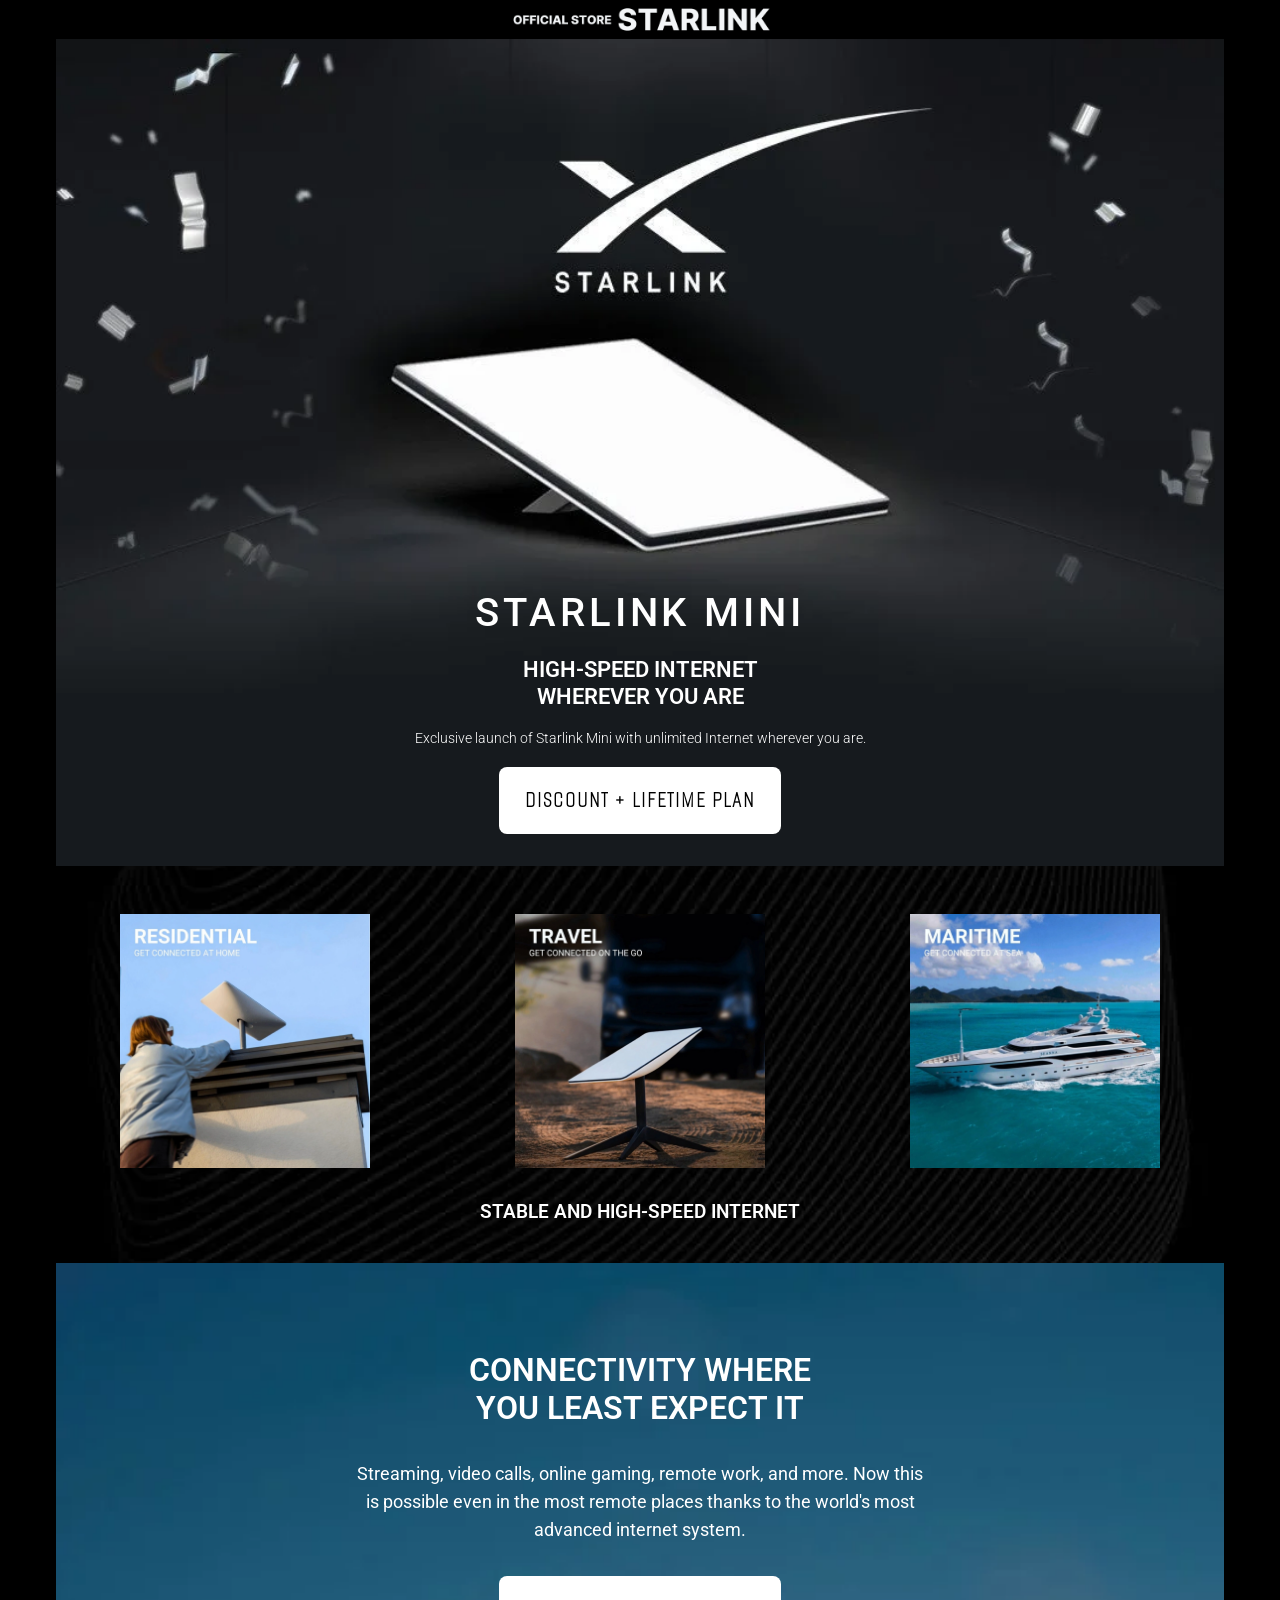
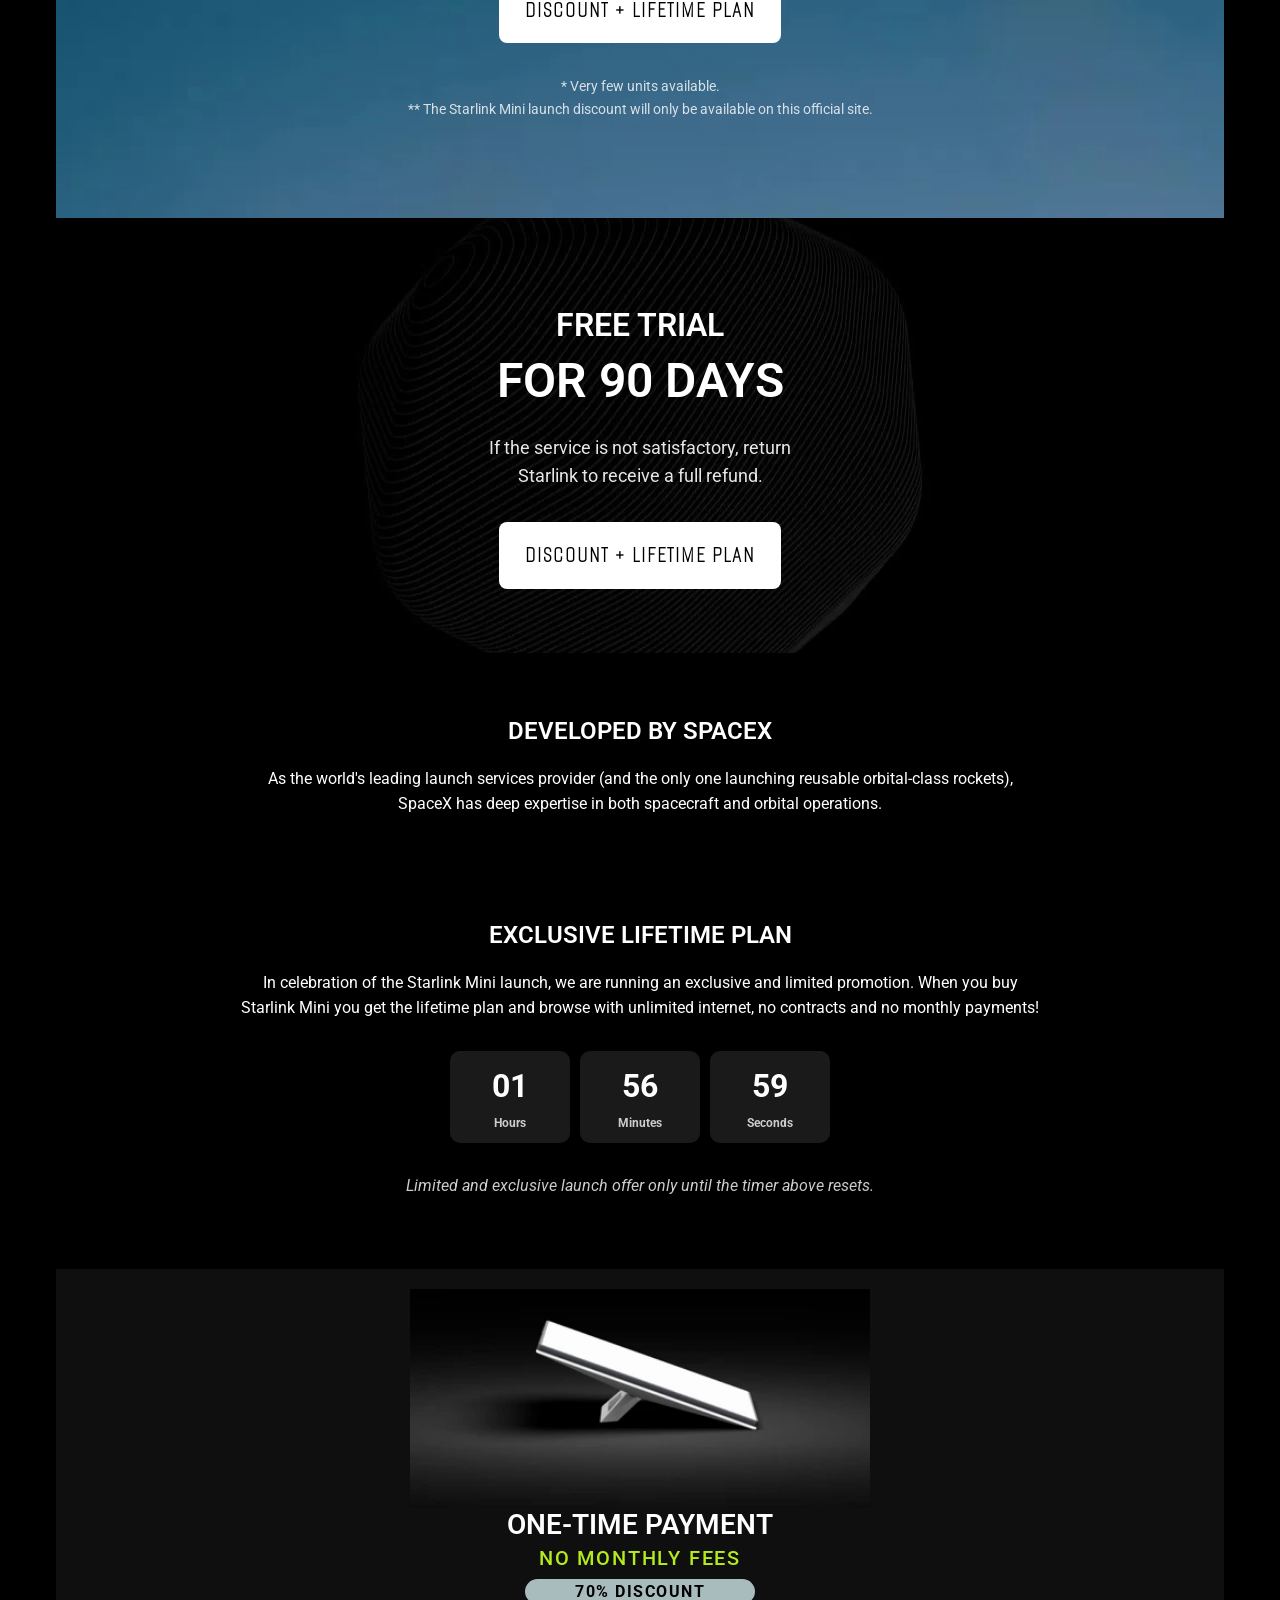
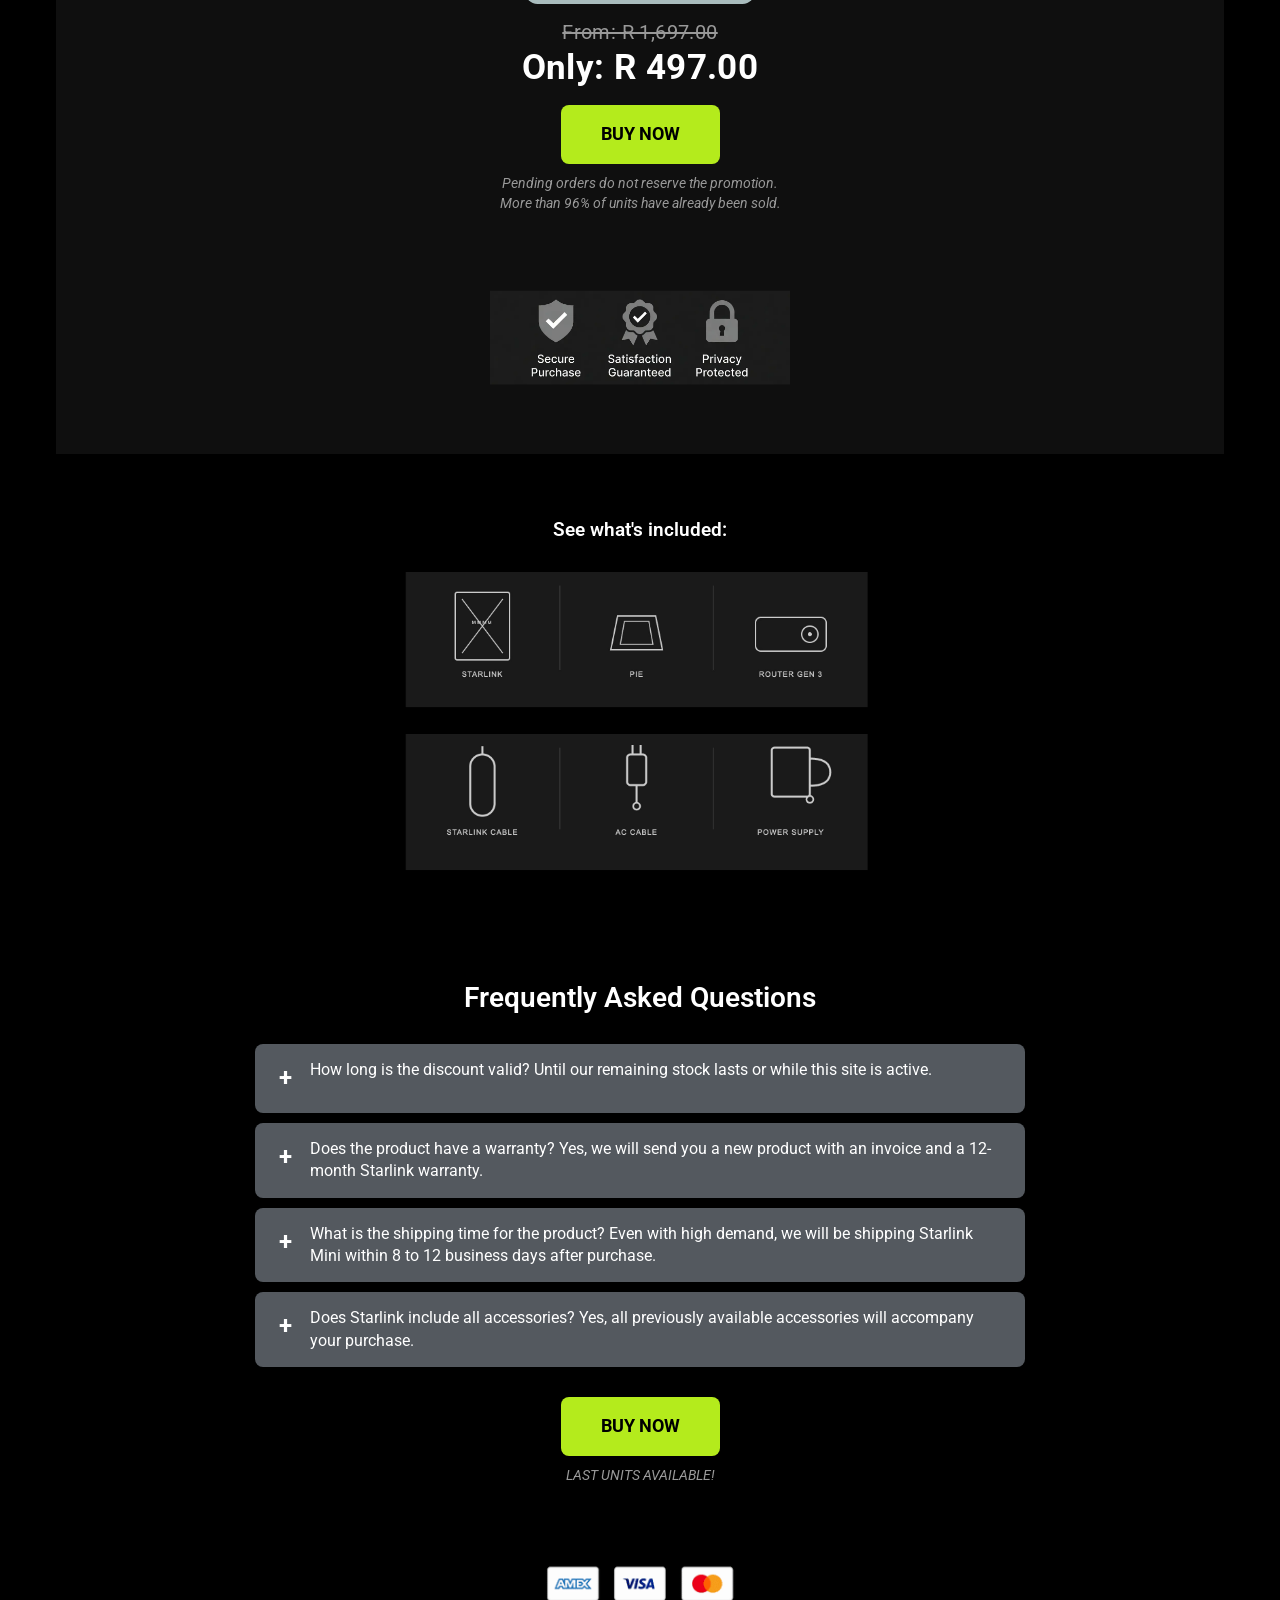
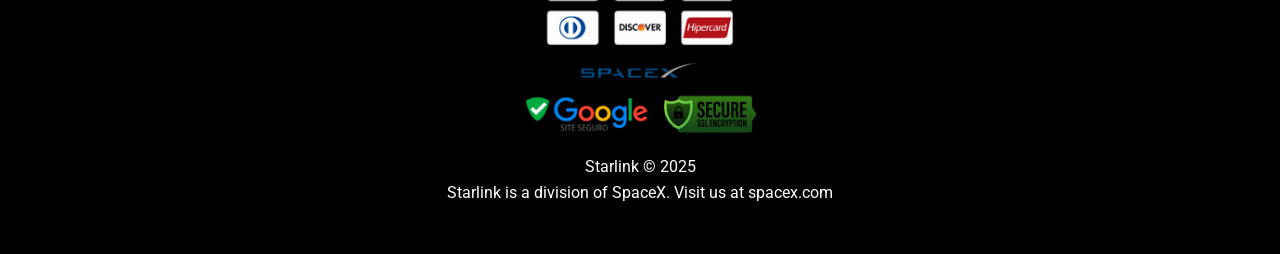
<file: index.html>
<!DOCTYPE html><html lang="en"><head>
	<meta charset="UTF-8">
	<title>Star Mini Global</title>
	<meta name="viewport" content="width=device-width, initial-scale=1">
	<meta name="description" content="Starlink Mini - High-speed satellite internet wherever you are. Lifetime plan with no monthly fee.">
	<meta name="robots" content="index, follow">
	<meta name="theme-color" content="#000000">

	<!-- Preload critical resources -->
	<link rel="preload" href="css/styles.css" as="style">
	<link rel="preload" href="images/background_top.webp" as="image">
	<link rel="preload" href="images/antena.webp" as="image">
	<link rel="preload" href="https://fonts.googleapis.com/css2?family=Roboto:wght@300;400;500;700&display=swap" as="style">

	<!-- Styles -->
	<link rel="stylesheet" href="css/styles.css">
	<link rel="preconnect" href="https://fonts.googleapis.com">
	<link rel="preconnect" href="https://fonts.gstatic.com" crossorigin="">
	<link href="https://fonts.googleapis.com/css2?family=Roboto:wght@300;400;500;700&display=swap" rel="stylesheet">
	<link href="https://fonts.googleapis.com/css2?family=Alumni+Sans+Pinstripe&display=swap" rel="stylesheet">

	<!-- UTMify -->
    <script src="js/latest.js" data-utmify-prevent-xcod-sck="" data-utmify-prevent-subids="" async="" defer=""></script>

    <!-- UTMify Pixel -->
<script>
  window.pixelId = "686c9d587136bf7d0b3ffb31";
  var a = document.createElement("script");
  a.setAttribute("async", "");
  a.setAttribute("defer", "");
  a.setAttribute("src", "https://cdn.utmify.com.br/scripts/pixel/pixel.js");
  document.head.appendChild(a);
</script>

	<!-- Google tag (gtag.js) -->
	<script async="" src="https://www.googletagmanager.com/gtag/js?id=G-XTTL6RJZ2K"></script>
	<script>
		window.dataLayer = window.dataLayer || [];
		function gtag() { dataLayer.push(arguments); }
		gtag('js', new Date());

		gtag('config', 'G-XTTL6RJZ2K');
	</script>

	<!-- Clarity -->
	<script type="text/javascript">
		(function (c, l, a, r, i, t, y) {
			c[a] = c[a] || function () { (c[a].q = c[a].q || []).push(arguments) };
			t = l.createElement(r); t.async = 1; t.src = "https://www.clarity.ms/tag/" + i;
			y = l.getElementsByTagName(r)[0]; y.parentNode.insertBefore(t, y);
		})(window, document, "clarity", "script", "qf5sz4pb9p");
	</script>

</head>

<body class="starlink-page">
	<div class="container">
		<img src="images/TIENDA.webp" alt="Starlink Mini" class="logo" width="272" height="auto">

		<!-- Header -->
		<header class="header">
			<h1>STARLINK MINI</h1>
			<h2>HIGH-SPEED INTERNET<br>WHEREVER YOU ARE</h2>
			<p class="subtitle">Exclusive launch of Starlink Mini with unlimited Internet wherever you are.
			</p>
			<a href="#valor" class="cta-button">DISCOUNT + LIFETIME PLAN</a>
		</header>

		<!-- Benefits -->
		<section class="benefits">
			<div class="benefit-grid">
				<div class="benefit-item">
					<img src="images/1.webp" alt="Benefit 1" loading="lazy" width="250" height="auto">
				</div>
				<div class="benefit-item">
					<img src="images/2.webp" alt="Benefit 2" loading="lazy" width="250" height="auto">
				</div>
				<div class="benefit-item">
					<img src="images/3.webp" alt="Benefit 3" loading="lazy" width="250" height="auto">
				</div>
			</div>
			<h2>STABLE AND HIGH-SPEED INTERNET</h2>
		</section>

		<section class="conectivity">
			<div class="conectivity-content">
				<h2>CONNECTIVITY WHERE<br>YOU LEAST EXPECT IT</h2>
				<p>Streaming, video calls, online gaming, remote work, and more. Now this is possible even
					in the most remote places thanks to the world's most advanced internet system.</p>
				<a href="#valor" class="cta-button">DISCOUNT + LIFETIME PLAN</a>
				<div class="conectivity-spacer"></div>
				<p class="disclaimer">* Very few units available.<br>** The Starlink Mini launch discount will only be available on this official site.</p>
			</div>
		</section>

		<section class="trial">
			<div class="trial-content">
				<h2>FREE TRIAL<br><span class="highlight">FOR 90 DAYS</span></h2>
				<p>If the service is not satisfactory, return<br>Starlink to receive a full refund.</p>
				<a href="#valor" class="cta-button">DISCOUNT + LIFETIME PLAN</a>
			</div>
		</section>

		<!-- SpaceX Section -->
		<section class="spacex-section">
			<div class="spacex-content">
				<h2>DEVELOPED BY SPACEX</h2>
				<p>As the world's leading launch services provider (and the only one launching reusable
					orbital-class rockets), SpaceX has deep expertise in both spacecraft
					and orbital operations.</p>
			</div>
		</section>

		<!-- Exclusive Offer Section -->
		<section class="exclusive-offer">
			<div class="offer-content">
				<h2>EXCLUSIVE LIFETIME PLAN</h2>
				<p>In celebration of the Starlink Mini launch, we are running an exclusive and
					limited promotion. When you buy Starlink Mini you get the lifetime plan and browse with unlimited internet, no
					contracts and no monthly payments!</p>
				<div class="countdown">
					<div class="countdown-item">
						<span id="hours">01</span>
						<span class="label">Hours</span>
					</div>
					<div class="countdown-item">
						<span id="minutes">57</span>
						<span class="label">Minutes</span>
					</div>
					<div class="countdown-item">
						<span id="seconds">00</span>
						<span class="label">Seconds</span>
					</div>
				</div>
				<p class="offer-note">Limited and exclusive launch offer only until the timer above resets.</p>
			</div>
		</section>

		<!-- One-Time Price Section -->
		<section id="valor" class="price-section">
			<div class="price-content">
				<img src="images/antena.webp" alt="Starlink Antenna" class="price-image" loading="lazy">
				<h2>ONE-TIME PAYMENT</h2>
				<p class="no-fees">NO MONTHLY FEES</p>
				<div class="discount-badge">70% DISCOUNT</div>
				<div class="price-info">
					<p class="original-price">From: R 1,697.00</p>
					<p class="final-price">Only: R 497.00</p>
				</div>
				<!-- <p class="extra-discount">+ 3.5% DISCOUNT ON YOUR FIRST PURCHASE*</p> -->
				<!-- Change to checkout link -->
				<a href="https://zuckpay.com.br/checkout/teste-1" class="buy-button pulse">BUY NOW</a>
				<p class="stock-info">Pending orders do not reserve the promotion.<br>More than 96% of units
					have already been sold.</p>
				<img src="images/Checkout-Seguro.webp" alt="Secure Checkout" class="checkout-secure-img" loading="lazy">
			</div>
		</section>

		<!-- What's Included Section -->
		<section class="included-section">
			<div class="included-content">
				<h2>See what's included:</h2>
				<div class="included-items">
					<div class="included-item">
						<img src="images/partes_antena_1.webp" alt="Starlink Antenna - Part 1" class="included-image" loading="lazy">
					</div>
					<div class="included-item">
						<img src="images/partes_antena_2.webp" alt="Starlink Antenna - Part 2" class="included-image" loading="lazy">
					</div>
				</div>
			</div>
		</section>

		<!-- FAQ -->
		<section class="faq">
			<h2>Frequently Asked Questions</h2>
			<div class="accordion">
				<div class="accordion-item">
					<div class="accordion-header">
						<span class="plus-icon">+</span>
						<h3>How long is the discount valid? Until our remaining stock lasts or
							while this site is active.</h3>
					</div>
				</div>
				<div class="accordion-item">
					<div class="accordion-header">
						<span class="plus-icon">+</span>
						<h3>Does the product have a warranty? Yes, we will send you a new product with an invoice and a
							12-month Starlink warranty.</h3>
					</div>
				</div>
				<div class="accordion-item">
					<div class="accordion-header">
						<span class="plus-icon">+</span>
						<h3>What is the shipping time for the product? Even with high demand, we will be shipping
							Starlink Mini within 8 to 12 business days after purchase.</h3>
					</div>
				</div>
				<div class="accordion-item">
					<div class="accordion-header">
						<span class="plus-icon">+</span>
						<h3>Does Starlink include all accessories? Yes, all previously available accessories
							will accompany your purchase.</h3>
					</div>
				</div>
			</div>

			<!-- Change to checkout link -->
			<div style="text-align: center;">
				<a href="https://zuckpay.com.br/checkout/teste-1" class="buy-button pulse">
					BUY NOW
				</a>
				<p class="stock-info">LAST UNITS AVAILABLE!<br></p>
			</div>


		</section>

		<!-- Footer -->
		<footer class="footer">
			<img src="images/pagamento.webp" alt="Payment Methods" class="footer-logo" loading="lazy" width="338" height="auto">
			<p>Starlink © 2025<br>Starlink is a division of SpaceX. Visit us at spacex.com</p>
		</footer>
	</div>

	<!-- Scripts loaded at the end -->
	<script src="js/countdown.js" defer=""></script>


</body></html>
</file>
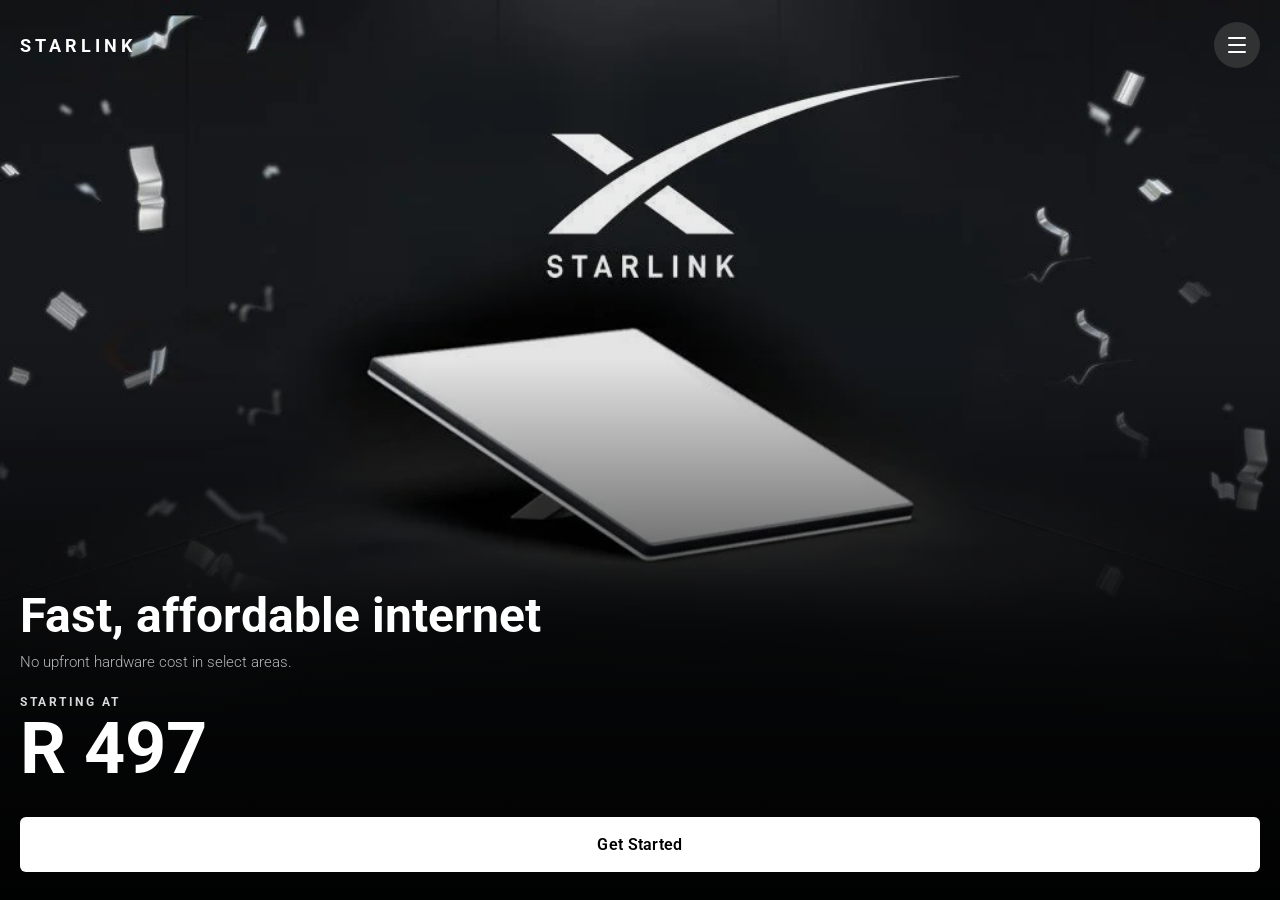
<file: page1.html>
<!DOCTYPE html>
<html lang="en">
<head>
  <meta charset="UTF-8">
  <meta name="viewport" content="width=device-width, initial-scale=1.0">
  <title>Starlink - Fast, affordable internet</title>
  <link rel="preconnect" href="https://fonts.googleapis.com">
  <link rel="preconnect" href="https://fonts.gstatic.com" crossorigin>
  <link href="https://fonts.googleapis.com/css2?family=Roboto:wght@300;400;500;700&display=swap" rel="stylesheet">
  <style>
    * { margin: 0; padding: 0; box-sizing: border-box; }

    body {
      font-family: 'Roboto', sans-serif;
      background: #000;
      color: #fff;
      height: 100dvh;
      overflow: hidden;
    }

    .page {
      position: relative;
      width: 100%;
      height: 100dvh;
      display: flex;
      flex-direction: column;
    }

    .hero-bg {
      position: absolute;
      inset: 0;
      background-image: url('images/background_top.webp');
      background-size: cover;
      background-position: center top;
      z-index: 0;
    }

    .hero-bg::after {
      content: '';
      position: absolute;
      inset: 0;
      background: linear-gradient(
        to bottom,
        rgba(0,0,0,0.05) 0%,
        rgba(0,0,0,0.1) 40%,
        rgba(0,0,0,0.75) 70%,
        rgba(0,0,0,0.95) 100%
      );
    }

    nav {
      position: relative;
      z-index: 10;
      display: flex;
      justify-content: space-between;
      align-items: center;
      padding: 22px 20px;
    }

    .nav-logo {
      font-size: 18px;
      font-weight: 700;
      letter-spacing: 4px;
      color: #fff;
      text-transform: uppercase;
    }

    .hamburger {
      width: 46px;
      height: 46px;
      background: rgba(60,60,60,0.75);
      backdrop-filter: blur(10px);
      -webkit-backdrop-filter: blur(10px);
      border-radius: 50%;
      display: flex;
      flex-direction: column;
      justify-content: center;
      align-items: center;
      gap: 5px;
      cursor: pointer;
      border: none;
    }

    .hamburger span {
      display: block;
      width: 18px;
      height: 2px;
      background: #fff;
      border-radius: 2px;
    }

    .hero-content {
      position: relative;
      z-index: 10;
      margin-top: auto;
      padding: 0 20px 28px;
    }

    .hero-content h1 {
      font-size: 2.4rem;
      font-weight: 700;
      line-height: 1.1;
      margin-bottom: 10px;
    }

    .sub {
      font-size: 0.95rem;
      color: rgba(255,255,255,0.7);
      font-weight: 300;
      margin-bottom: 24px;
    }

    .starting-label {
      font-size: 0.72rem;
      font-weight: 700;
      letter-spacing: 2.5px;
      text-transform: uppercase;
      color: rgba(255,255,255,0.85);
      margin-bottom: 4px;
    }

    .price-display {
      font-size: 3.8rem;
      font-weight: 700;
      line-height: 1;
      margin-bottom: 32px;
    }

    .price-display .period {
      font-size: 1.6rem;
      font-weight: 300;
    }

    .cta-btn {
      display: block;
      width: 100%;
      padding: 18px;
      background: #fff;
      color: #000;
      text-align: center;
      font-size: 1rem;
      font-weight: 600;
      border-radius: 6px;
      text-decoration: none;
      letter-spacing: 0.3px;
      transition: opacity 0.2s;
    }

    .cta-btn:hover { opacity: 0.9; }

    @media (min-width: 500px) {
      .hero-content h1 { font-size: 3rem; }
      .price-display { font-size: 4.5rem; }
    }
  </style>
</head>
<body>
  <div class="page">
    <div class="hero-bg"></div>

    <nav>
      <div class="nav-logo">Starlink</div>
      <button class="hamburger" aria-label="Menu">
        <span></span>
        <span></span>
        <span></span>
      </button>
    </nav>

    <div class="hero-content">
      <h1>Fast, affordable internet</h1>
      <p class="sub">No upfront hardware cost in select areas.</p>
      <p class="starting-label">Starting at</p>
      <div class="price-display">R 497</div>
      <a href="page2.html" class="cta-btn">Get Started</a>
    </div>
  </div>
</body>
</html>
</file>
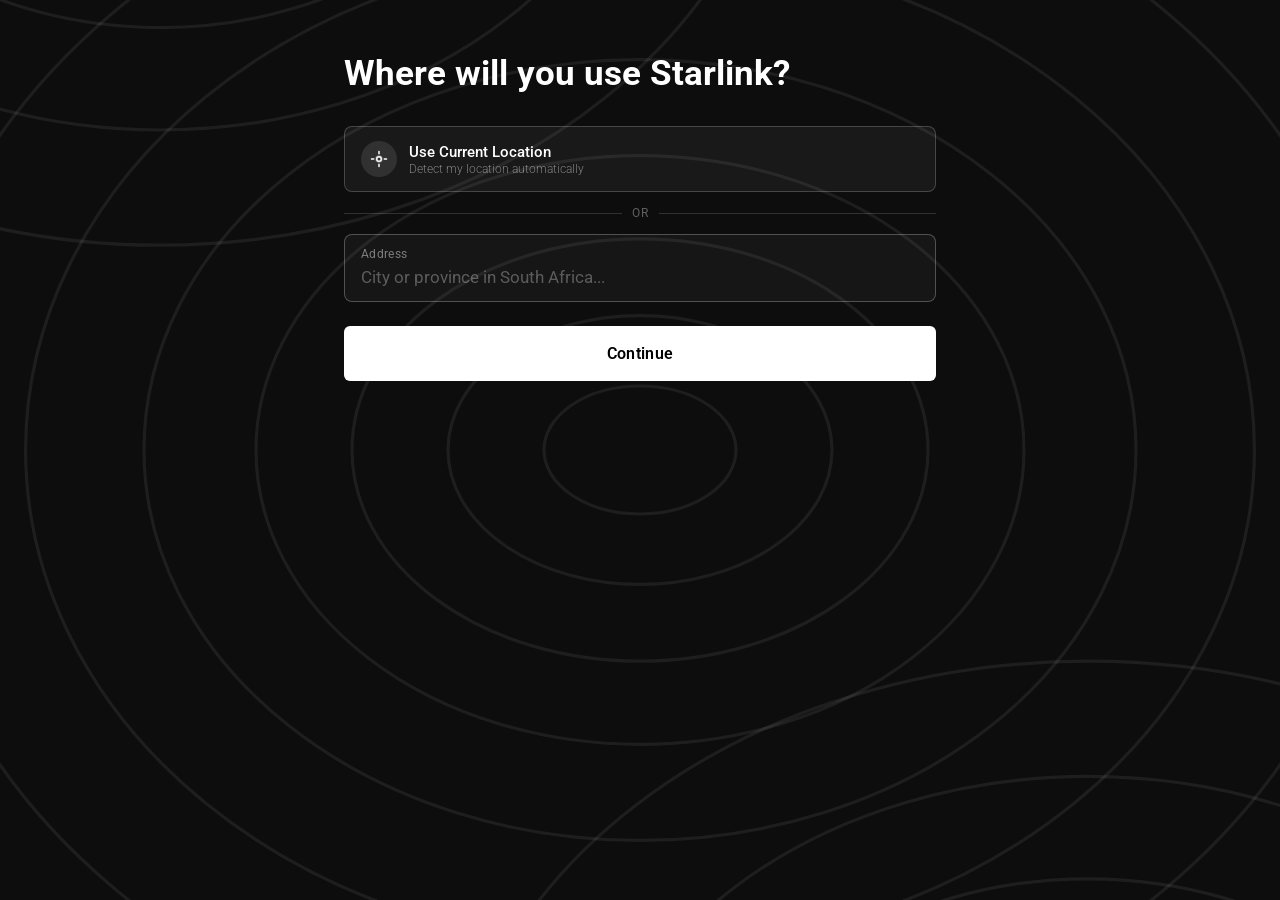
<file: page2.html>
<!DOCTYPE html>
<html lang="en">
<head>
  <meta charset="UTF-8">
  <meta name="viewport" content="width=device-width, initial-scale=1.0">
  <title>Starlink - Where will you use it?</title>
  <link rel="preconnect" href="https://fonts.googleapis.com">
  <link rel="preconnect" href="https://fonts.gstatic.com" crossorigin>
  <link href="https://fonts.googleapis.com/css2?family=Roboto:wght@300;400;500;700&display=swap" rel="stylesheet">
  <style>
    * { margin: 0; padding: 0; box-sizing: border-box; }

    body {
      font-family: 'Roboto', sans-serif;
      color: #fff;
      min-height: 100dvh;
      background-color: #0d0d0e;
      position: relative;
      overflow-x: hidden;
    }

    .topo-bg {
      position: fixed;
      inset: 0;
      z-index: 0;
      overflow: hidden;
    }

    .topo-bg svg {
      position: absolute;
      width: 100%;
      height: 100%;
    }

    .content {
      position: relative;
      z-index: 1;
      padding: 52px 24px 40px;
      max-width: 640px;
      margin: 0 auto;
    }

    h1 {
      font-size: 1.85rem;
      font-weight: 700;
      line-height: 1.2;
      margin-bottom: 32px;
    }

    /* Current Location Button */
    .location-btn {
      display: flex;
      align-items: center;
      gap: 12px;
      width: 100%;
      padding: 14px 16px;
      background: rgba(255,255,255,0.05);
      border: 1px solid rgba(255,255,255,0.2);
      border-radius: 8px;
      color: #fff;
      font-family: 'Roboto', sans-serif;
      font-size: 0.95rem;
      font-weight: 500;
      cursor: pointer;
      margin-bottom: 12px;
      transition: background 0.2s, border-color 0.2s;
      text-align: left;
    }

    .location-btn:hover {
      background: rgba(255,255,255,0.09);
      border-color: rgba(255,255,255,0.4);
    }

    .location-btn .loc-icon {
      width: 36px;
      height: 36px;
      background: rgba(255,255,255,0.1);
      border-radius: 50%;
      display: flex;
      align-items: center;
      justify-content: center;
      flex-shrink: 0;
    }

    .location-btn .loc-icon svg {
      width: 18px;
      height: 18px;
    }

    .location-btn .loc-text {
      display: flex;
      flex-direction: column;
    }

    .location-btn .loc-text span:first-child {
      font-size: 0.95rem;
      font-weight: 500;
    }

    .location-btn .loc-text span:last-child {
      font-size: 0.75rem;
      color: rgba(255,255,255,0.45);
      font-weight: 300;
      margin-top: 1px;
    }

    /* Divider */
    .divider {
      display: flex;
      align-items: center;
      gap: 10px;
      margin: 14px 0;
    }

    .divider::before,
    .divider::after {
      content: '';
      flex: 1;
      height: 1px;
      background: rgba(255,255,255,0.15);
    }

    .divider span {
      font-size: 0.72rem;
      color: rgba(255,255,255,0.35);
      text-transform: uppercase;
      letter-spacing: 1px;
    }

    /* Address input */
    .input-wrapper {
      border: 1px solid rgba(255,255,255,0.25);
      border-radius: 8px;
      padding: 12px 16px 14px;
      background: rgba(255,255,255,0.04);
      position: relative;
    }

    .input-wrapper.focused {
      border-color: rgba(255,255,255,0.6);
    }

    .input-wrapper label {
      display: block;
      font-size: 0.72rem;
      color: rgba(255,255,255,0.45);
      letter-spacing: 0.3px;
      margin-bottom: 6px;
    }

    .input-wrapper input {
      display: block;
      width: 100%;
      background: transparent;
      border: none;
      outline: none;
      font-size: 1.05rem;
      color: #fff;
      font-family: 'Roboto', sans-serif;
      font-weight: 400;
      caret-color: #fff;
    }

    .input-wrapper input::placeholder {
      color: rgba(255,255,255,0.3);
    }

    /* Autocomplete dropdown */
    .autocomplete-list {
      position: absolute;
      top: calc(100% + 6px);
      left: 0;
      right: 0;
      background: #1c1c1e;
      border: 1px solid rgba(255,255,255,0.15);
      border-radius: 8px;
      max-height: 260px;
      overflow-y: auto;
      z-index: 100;
      display: none;
    }

    .autocomplete-list.open { display: block; }

    .autocomplete-list::-webkit-scrollbar { width: 4px; }
    .autocomplete-list::-webkit-scrollbar-track { background: transparent; }
    .autocomplete-list::-webkit-scrollbar-thumb { background: rgba(255,255,255,0.2); border-radius: 4px; }

    .ac-item {
      display: flex;
      align-items: center;
      gap: 12px;
      padding: 12px 16px;
      cursor: pointer;
      border-bottom: 1px solid rgba(255,255,255,0.06);
      transition: background 0.15s;
    }

    .ac-item:last-child { border-bottom: none; }
    .ac-item:hover, .ac-item.active { background: rgba(255,255,255,0.08); }

    .ac-item svg {
      width: 16px;
      height: 16px;
      flex-shrink: 0;
      opacity: 0.45;
    }

    .ac-item .ac-text {
      display: flex;
      flex-direction: column;
    }

    .ac-item .ac-city {
      font-size: 0.95rem;
      font-weight: 400;
      color: #fff;
    }

    .ac-item .ac-province {
      font-size: 0.75rem;
      color: rgba(255,255,255,0.45);
      margin-top: 1px;
    }

    /* Continue button */
    .continue-btn {
      display: block;
      width: 100%;
      padding: 18px;
      background: #fff;
      color: #000;
      text-align: center;
      font-size: 1rem;
      font-weight: 600;
      border-radius: 6px;
      text-decoration: none;
      letter-spacing: 0.3px;
      margin-top: 24px;
      transition: opacity 0.2s;
    }

    .continue-btn:hover { opacity: 0.88; }

    @media (min-width: 500px) {
      h1 { font-size: 2.2rem; }
    }
  </style>
</head>
<body>

  <div class="topo-bg">
    <svg viewBox="0 0 400 800" preserveAspectRatio="xMidYMid slice" xmlns="http://www.w3.org/2000/svg">
      <defs>
        <style>.topo { fill: none; stroke: rgba(255,255,255,0.07); stroke-width: 1; }</style>
      </defs>
      <ellipse class="topo" cx="200" cy="400" rx="30" ry="20"/>
      <ellipse class="topo" cx="200" cy="400" rx="60" ry="42"/>
      <ellipse class="topo" cx="200" cy="400" rx="90" ry="66"/>
      <ellipse class="topo" cx="200" cy="400" rx="120" ry="92"/>
      <ellipse class="topo" cx="200" cy="400" rx="155" ry="122"/>
      <ellipse class="topo" cx="200" cy="400" rx="192" ry="156"/>
      <ellipse class="topo" cx="200" cy="400" rx="232" ry="194"/>
      <ellipse class="topo" cx="200" cy="400" rx="274" ry="236"/>
      <ellipse class="topo" cx="200" cy="400" rx="318" ry="282"/>
      <ellipse class="topo" cx="200" cy="400" rx="365" ry="332"/>
      <ellipse class="topo" cx="200" cy="400" rx="414" ry="386"/>
      <ellipse class="topo" cx="200" cy="400" rx="465" ry="444"/>
      <ellipse class="topo" cx="50" cy="180" rx="24" ry="16"/>
      <ellipse class="topo" cx="50" cy="180" rx="50" ry="36"/>
      <ellipse class="topo" cx="50" cy="180" rx="80" ry="60"/>
      <ellipse class="topo" cx="50" cy="180" rx="115" ry="88"/>
      <ellipse class="topo" cx="50" cy="180" rx="154" ry="120"/>
      <ellipse class="topo" cx="50" cy="180" rx="196" ry="156"/>
      <ellipse class="topo" cx="340" cy="620" rx="20" ry="14"/>
      <ellipse class="topo" cx="340" cy="620" rx="48" ry="34"/>
      <ellipse class="topo" cx="340" cy="620" rx="80" ry="58"/>
      <ellipse class="topo" cx="340" cy="620" rx="116" ry="86"/>
      <ellipse class="topo" cx="340" cy="620" rx="156" ry="118"/>
      <ellipse class="topo" cx="340" cy="620" rx="200" ry="154"/>
    </svg>
  </div>

  <div class="content">
    <h1>Where will you use Starlink?</h1>

    <!-- Current Location -->
    <button class="location-btn" id="useLocationBtn">
      <div class="loc-icon">
        <svg viewBox="0 0 24 24" fill="none" stroke="currentColor" stroke-width="2" stroke-linecap="round" stroke-linejoin="round">
          <circle cx="12" cy="12" r="3"/>
          <path d="M12 2v3M12 19v3M2 12h3M19 12h3"/>
          <path d="M12 8a4 4 0 1 0 0 8 4 4 0 0 0 0-8z" opacity="0.3"/>
        </svg>
      </div>
      <div class="loc-text">
        <span>Use Current Location</span>
        <span id="locationStatus">Detect my location automatically</span>
      </div>
    </button>

    <div class="divider"><span>or</span></div>

    <!-- Address Input with Autocomplete -->
    <div class="input-wrapper" id="inputWrapper">
      <label>Address</label>
      <input
        type="text"
        id="address"
        placeholder="City or province in South Africa..."
        autocomplete="off"
      >
      <div class="autocomplete-list" id="autocompleteList"></div>
    </div>

    <a href="index.html" class="continue-btn" id="continueBtn">Continue</a>
  </div>

  <script>
    const SA_LOCATIONS = [
      // Gauteng
      { city: "Johannesburg", province: "Gauteng" },
      { city: "Pretoria", province: "Gauteng" },
      { city: "Soweto", province: "Gauteng" },
      { city: "Sandton", province: "Gauteng" },
      { city: "Ekurhuleni", province: "Gauteng" },
      { city: "Benoni", province: "Gauteng" },
      { city: "Boksburg", province: "Gauteng" },
      { city: "Germiston", province: "Gauteng" },
      { city: "Centurion", province: "Gauteng" },
      { city: "Midrand", province: "Gauteng" },
      { city: "Randburg", province: "Gauteng" },
      { city: "Roodepoort", province: "Gauteng" },
      { city: "Tembisa", province: "Gauteng" },
      { city: "Vereeniging", province: "Gauteng" },
      { city: "Vanderbijlpark", province: "Gauteng" },

      // Western Cape
      { city: "Cape Town", province: "Western Cape" },
      { city: "Stellenbosch", province: "Western Cape" },
      { city: "George", province: "Western Cape" },
      { city: "Paarl", province: "Western Cape" },
      { city: "Worcester", province: "Western Cape" },
      { city: "Knysna", province: "Western Cape" },
      { city: "Mossel Bay", province: "Western Cape" },
      { city: "Somerset West", province: "Western Cape" },
      { city: "Bellville", province: "Western Cape" },
      { city: "Mitchells Plain", province: "Western Cape" },

      // KwaZulu-Natal
      { city: "Durban", province: "KwaZulu-Natal" },
      { city: "Pietermaritzburg", province: "KwaZulu-Natal" },
      { city: "Richards Bay", province: "KwaZulu-Natal" },
      { city: "Newcastle", province: "KwaZulu-Natal" },
      { city: "Ladysmith", province: "KwaZulu-Natal" },
      { city: "Pinetown", province: "KwaZulu-Natal" },
      { city: "Tongaat", province: "KwaZulu-Natal" },
      { city: "Empangeni", province: "KwaZulu-Natal" },
      { city: "Ballito", province: "KwaZulu-Natal" },
      { city: "Umhlanga", province: "KwaZulu-Natal" },

      // Eastern Cape
      { city: "Gqeberha (Port Elizabeth)", province: "Eastern Cape" },
      { city: "East London", province: "Eastern Cape" },
      { city: "Mthatha", province: "Eastern Cape" },
      { city: "Uitenhage", province: "Eastern Cape" },
      { city: "Bhisho", province: "Eastern Cape" },
      { city: "Grahamstown (Makhanda)", province: "Eastern Cape" },
      { city: "King William's Town", province: "Eastern Cape" },
      { city: "Queenstown", province: "Eastern Cape" },

      // Limpopo
      { city: "Polokwane", province: "Limpopo" },
      { city: "Tzaneen", province: "Limpopo" },
      { city: "Louis Trichardt", province: "Limpopo" },
      { city: "Thohoyandou", province: "Limpopo" },
      { city: "Mokopane", province: "Limpopo" },
      { city: "Bela-Bela", province: "Limpopo" },
      { city: "Phalaborwa", province: "Limpopo" },

      // Mpumalanga
      { city: "Mbombela (Nelspruit)", province: "Mpumalanga" },
      { city: "eMalahleni (Witbank)", province: "Mpumalanga" },
      { city: "Middelburg", province: "Mpumalanga" },
      { city: "Secunda", province: "Mpumalanga" },
      { city: "Standerton", province: "Mpumalanga" },
      { city: "Barberton", province: "Mpumalanga" },
      { city: "White River", province: "Mpumalanga" },

      // Free State
      { city: "Bloemfontein", province: "Free State" },
      { city: "Welkom", province: "Free State" },
      { city: "Sasolburg", province: "Free State" },
      { city: "Kroonstad", province: "Free State" },
      { city: "Phuthaditjhaba", province: "Free State" },
      { city: "Bethlehem", province: "Free State" },
      { city: "Virginia", province: "Free State" },

      // North West
      { city: "Mahikeng (Mafikeng)", province: "North West" },
      { city: "Rustenburg", province: "North West" },
      { city: "Klerksdorp", province: "North West" },
      { city: "Potchefstroom", province: "North West" },
      { city: "Brits", province: "North West" },
      { city: "Hartbeespoort", province: "North West" },
      { city: "Lichtenburg", province: "North West" },

      // Northern Cape
      { city: "Kimberley", province: "Northern Cape" },
      { city: "Upington", province: "Northern Cape" },
      { city: "Springbok", province: "Northern Cape" },
      { city: "De Aar", province: "Northern Cape" },
      { city: "Kuruman", province: "Northern Cape" },
    ];

    const input = document.getElementById('address');
    const list = document.getElementById('autocompleteList');
    const wrapper = document.getElementById('inputWrapper');
    let activeIndex = -1;

    function renderList(items) {
      list.innerHTML = '';
      activeIndex = -1;

      if (!items.length) {
        list.classList.remove('open');
        return;
      }

      items.forEach((item, i) => {
        const div = document.createElement('div');
        div.className = 'ac-item';
        div.innerHTML = `
          <svg viewBox="0 0 24 24" fill="none" stroke="currentColor" stroke-width="2" stroke-linecap="round" stroke-linejoin="round">
            <path d="M21 10c0 7-9 13-9 13s-9-6-9-13a9 9 0 0 1 18 0z"/>
            <circle cx="12" cy="10" r="3"/>
          </svg>
          <div class="ac-text">
            <span class="ac-city">${item.city}</span>
            <span class="ac-province">${item.province}, South Africa</span>
          </div>`;
        div.addEventListener('mousedown', (e) => {
          e.preventDefault();
          selectItem(item);
        });
        list.appendChild(div);
      });

      list.classList.add('open');
    }

    function selectItem(item) {
      input.value = `${item.city}, ${item.province}, South Africa`;
      list.classList.remove('open');
    }

    input.addEventListener('focus', () => {
      wrapper.classList.add('focused');
      const val = input.value.trim();
      if (val.length >= 1) filterAndRender(val);
      else renderList(SA_LOCATIONS.slice(0, 8));
    });

    input.addEventListener('blur', () => {
      wrapper.classList.remove('focused');
      setTimeout(() => list.classList.remove('open'), 150);
    });

    input.addEventListener('input', () => {
      const val = input.value.trim();
      if (!val) { renderList(SA_LOCATIONS.slice(0, 8)); return; }
      filterAndRender(val);
    });

    function filterAndRender(val) {
      const q = val.toLowerCase();
      const filtered = SA_LOCATIONS.filter(l =>
        l.city.toLowerCase().includes(q) || l.province.toLowerCase().includes(q)
      );
      renderList(filtered.slice(0, 10));
    }

    input.addEventListener('keydown', (e) => {
      const items = list.querySelectorAll('.ac-item');
      if (!items.length) return;

      if (e.key === 'ArrowDown') {
        e.preventDefault();
        activeIndex = Math.min(activeIndex + 1, items.length - 1);
        items.forEach((el, i) => el.classList.toggle('active', i === activeIndex));
        items[activeIndex].scrollIntoView({ block: 'nearest' });
      } else if (e.key === 'ArrowUp') {
        e.preventDefault();
        activeIndex = Math.max(activeIndex - 1, 0);
        items.forEach((el, i) => el.classList.toggle('active', i === activeIndex));
        items[activeIndex].scrollIntoView({ block: 'nearest' });
      } else if (e.key === 'Enter' && activeIndex >= 0) {
        e.preventDefault();
        items[activeIndex].dispatchEvent(new MouseEvent('mousedown'));
      } else if (e.key === 'Escape') {
        list.classList.remove('open');
      }
    });

    // Use Current Location
    document.getElementById('useLocationBtn').addEventListener('click', () => {
      const status = document.getElementById('locationStatus');
      if (!navigator.geolocation) {
        status.textContent = 'Geolocation not supported by your browser.';
        return;
      }
      status.textContent = 'Detecting location...';
      navigator.geolocation.getCurrentPosition(
        (pos) => {
          const { latitude, longitude } = pos.coords;
          fetch(`https://nominatim.openstreetmap.org/reverse?lat=${latitude}&lon=${longitude}&format=json`, {
            headers: { 'Accept-Language': 'en' }
          })
            .then(r => r.json())
            .then(data => {
              const addr = data.address || {};
              const city = addr.city || addr.town || addr.village || addr.county || '';
              const state = addr.state || addr.region || '';
              const country = addr.country || '';
              const parts = [city, state, country].filter(Boolean);
              input.value = parts.join(', ');
              status.textContent = 'Location detected!';
              list.classList.remove('open');
            })
            .catch(() => {
              input.value = `${latitude.toFixed(4)}, ${longitude.toFixed(4)}`;
              status.textContent = 'Location detected!';
            });
        },
        () => {
          status.textContent = 'Could not detect location. Enter manually.';
        }
      );
    });
  </script>

</body>
</html>
</file>
<file: css/styles.css>
:root {
  --primary-color: #000;
  --secondary-color: #fff;
  --accent-color: #90ee90;
  --text-color: #333;
  --gray-color: #54595f;
  --spacing-unit: 1rem;
  --border-radius: 8px;
  --transition-speed: 0.3s;
  --container-width: 1200px;
  --font-primary: "Roboto", sans-serif;
  --font-secondary: "Alumni Sans Pinstripe", sans-serif;
}

* {
  margin: 0;
  padding: 0;
  box-sizing: border-box;
}

body {
  font-family: var(--font-primary);
  background-color: var(--primary-color);
  color: var(--secondary-color);
  line-height: 1.6;
  -webkit-font-smoothing: antialiased;
  -moz-osx-font-smoothing: grayscale;
}

img {
  max-width: 100%;
  height: auto;
  display: block;
}

.container {
  max-width: var(--container-width);
  margin: 0 auto;
  padding: 0 var(--spacing-unit) var(--spacing-unit);
  overflow: hidden;
}

.lazy {
  opacity: 0;
  transition: opacity var(--transition-speed) ease-in;
}

.lazy.loaded {
  opacity: 1;
}

.cta-button,
.buy-button {
  display: inline-block;
  padding: 0.6em 1.1em;
  border-radius: var(--border-radius);
  text-decoration: none;
  font-weight: 600;
  text-transform: uppercase;
  transition: transform var(--transition-speed) ease,
    box-shadow var(--transition-speed) ease;
  cursor: pointer;
}

.cta-button {
  background-color: var(--secondary-color);
  color: var(--primary-color);
  font-family: var(--font-secondary);
  font-size: 1.5rem;
  letter-spacing: 2px;
}

.buy-button {
  background-color: var(--accent-color);
  color: var(--primary-color);
  font-size: 1.25rem;
  padding: 1em 2em;
}

.cta-button:hover,
.buy-button:hover {
  transform: translateY(-2px);
  box-shadow: 0 4px 8px rgba(0, 0, 0, 0.2);
}

@keyframes fadeIn {
  from {
    opacity: 0;
  }

  to {
    opacity: 1;
  }
}

.fade-in {
  animation: fadeIn var(--transition-speed) ease-in;
}

@media (max-width: 768px) {
  :root {
    --spacing-unit: 0.8rem;
  }

  .container {
    padding: 0 var(--spacing-unit);
  }

  h1 {
    font-size: 1.8rem;
  }

  h2 {
    font-size: 1.5rem;
  }

  p {
    font-size: 1rem;
  }

  .cta-button,
  .buy-button {
    font-size: 1.2rem;
    padding: 0.8em 1.6em;
  }
}

@media screen and (prefers-reduced-motion: reduce) {
  * {
    animation-duration: 0.01ms !important;
    animation-iteration-count: 1 !important;
    transition-duration: 0.01ms !important;
    scroll-behavior: auto !important;
  }
}

.will-change {
  will-change: transform;
}

@media print {
  .no-print {
    display: none !important;
  }
}

.header {
  text-align: center;
  background-image: url("../images/background_top.webp");
  background-size: cover;
  background-position: top center;
  background-repeat: no-repeat;
  padding-top: 500px;
  width: 100%;
  position: relative;
  margin: 0;
  padding-bottom: calc(var(--spacing-unit) * 2);
  box-sizing: border-box;
  z-index: 1;
}

.logo {
  max-width: 272px;
  height: auto;
  display: block;
  margin-left: auto;
  margin-right: auto;
}

h1,
h2 {
  margin: calc(var(--spacing-unit) * 1.5) 0;
  font-family: "Roboto", sans-serif;
  font-weight: 600;
  line-height: 1.2;
  font-size: 1.2rem;
}

.header h2 {
  margin: 0;
  font-weight: 22px;
}

.header h1 {
  margin: 0;
  letter-spacing: 3.9px;
  font-weight: 500;
}

.subtitle {
  font-size: 14px;
  font-weight: 300;
  line-height: 1.2em;
}

.benefits {
  background-image: url("../images/background_1.webp");
  background-size: cover;
  background-position: center;
  background-repeat: no-repeat;
  padding: var(--spacing-unit) 0;
  margin: 0;
}

.benefit-grid {
  display: grid;
  grid-template-columns: repeat(auto-fit, minmax(250px, 1fr));
  gap: var(--spacing-unit);
  margin: calc(var(--spacing-unit) * 2) 0;
  justify-items: center;
  align-items: center;
}

.benefit-item {
  display: flex;
  justify-content: center;
  align-items: center;
  width: 100%;
}

.benefit-item img {
  max-width: 72%;
  height: auto;
  margin: 0 auto;
}

.benefits h2 {
  text-align: center;
  font-weight: 600;
  margin-top: var(--spacing-unit);
}

.faq {
  padding: 40px 20px;
  background-color: #000;
  width: 100%;
  max-width: 100%;
  box-sizing: border-box;
  overflow: hidden;
}

.faq h2 {
  color: #fff;
  text-align: center;
  font-size: 28px;
  margin-bottom: 30px;
}

.accordion {
  max-width: 800px;
  margin: 0 auto;
  padding: 0 15px;
}

.accordion-item {
  background-color: #54595f;
  border-radius: 8px;
  overflow: hidden;
  margin-bottom: 10px;
  width: 100%;
}

.accordion-header {
  padding: 15px 20px;
  display: flex;
  align-items: flex-start;
  gap: 15px;
  cursor: pointer;
  width: 100%;
  box-sizing: border-box;
}

.plus-icon {
  color: #fff;
  font-size: 24px;
  font-weight: bold;
  min-width: 20px;
  display: flex;
  align-items: center;
  justify-content: center;
}

.accordion-header h3 {
  margin: 0;
  font-size: 16px;
  line-height: 1.4;
  flex: 1;
  font-weight: 400;
  word-wrap: break-word;
  overflow-wrap: break-word;
}

@media (max-width: 768px) {
  .faq {
    padding: 30px 15px;
  }

  .faq h2 {
    font-size: 24px;
  }

  .accordion-header {
    padding: 12px 15px;
  }

  .accordion-header h3 {
    font-size: 14px;
  }
}

.footer {
  text-align: center;
  padding: calc(var(--spacing-unit) * 2) 0;
  width: 100%;
  box-sizing: border-box;
  overflow: hidden;
  display: flex;
  flex-direction: column;
  align-items: center;
}

.footer-logo {
  max-width: 100%;
  height: auto;
  margin: 0 auto var(--spacing-unit);
  padding: 0 var(--spacing-unit);
  box-sizing: border-box;
  display: block;
}

@media (max-width: 768px) {
  .header {
    min-height: 65vh;
    padding: 150px var(--spacing-unit) 0 var(--spacing-unit);
    display: flex;
    gap: 20px;
    flex-direction: column;
    justify-content: center;
    align-items: center;
    width: 100vw;
    margin-left: -50vw;
    left: 50%;
  }

  h1 {
    font-size: 1.8rem;
  }

  h2 {
    font-size: 1rem;
  }

  .header h2 {
    font-size: 22px;
  }

  .benefit-item {
    padding: 0;
    width: 100%;
  }

  .benefit-item img {
    height: 240px;
    width: 100%;
  }

  .conectivity {
    width: 100vw;
    position: relative;
    left: 50%;
    right: 50%;
    margin-left: -50vw;
    margin-right: -50vw;
  }

  .footer {
    padding: var(--spacing-unit);
  }

  .footer-logo {
    width: 100%;
    max-width: 300px;
  }
}

@media (min-width: 769px) {
  .header {
    padding-top: 550px !important;
    display: flex;
    flex-direction: column;
    justify-content: center;
    align-items: center;
    gap: 20px;
  }

  .header h1 {
    font-size: 2.5rem;
  }

  .header h2 {
    font-size: 22px;
  }

  .conectivity-spacer {
    display: none;
  }
}

.conectivity {
  background-image: url("../images/background_2.webp");
  background-size: cover;
  background-position: top;
  background-repeat: no-repeat;
  padding: calc(var(--spacing-unit) * 4) 0;
  text-align: center;
}

.conectivity-content {
  max-width: 600px;
  margin: 0 auto;
  padding: 0 var(--spacing-unit);
}

.conectivity h2 {
  font-size: 2rem;
  margin-bottom: calc(var(--spacing-unit) * 2);
}

.conectivity p {
  font-size: 1.1rem;
  line-height: 1.6;
  margin-bottom: calc(var(--spacing-unit) * 2);
}

.conectivity .disclaimer {
  font-size: 0.9rem;
  opacity: 0.8;
  margin-top: calc(var(--spacing-unit) * 2);
}

.conectivity-spacer {
  height: 340px;
}

@media (max-width: 768px) {
  .conectivity h2 {
    font-size: 1.5rem;
  }

  .conectivity p {
    font-size: 1rem;
  }
}

.trial {
  background-image: url("../images/background_1.webp");
  background-size: auto;
  background-position: center;
  background-repeat: no-repeat;
  padding: calc(var(--spacing-unit) * 4) 0;
  text-align: center;
  width: 100vw;
  position: relative;
  left: 50%;
  right: 50%;
  margin-left: -50vw;
  margin-right: -50vw;
}

.trial-content {
  max-width: 600px;
  margin: 0 auto;
  padding: 0 var(--spacing-unit);
}

.trial h2 {
  font-size: 2rem;
  margin-bottom: calc(var(--spacing-unit) * 1.5);
}

.trial .highlight {
  font-size: 3rem;
  display: block;
  margin-top: 0.5rem;
}

.trial p {
  font-size: 1.1rem;
  line-height: 1.6;
  margin-bottom: calc(var(--spacing-unit) * 2);
  opacity: 0.9;
}

@media (max-width: 768px) {
  .trial h2 {
    font-size: 1.5rem;
  }

  .trial .highlight {
    font-size: 2rem;
  }

  .trial p {
    font-size: 1rem;
  }
}

.spacex-section {
  background-color: #000;
  color: #fff;
  padding: 40px 20px;
  text-align: center;
}

.spacex-content {
  max-width: 800px;
  margin: 0 auto;
}

.spacex-content h2 {
  font-size: 24px;
  margin-bottom: 20px;
  color: #fff;
}

.spacex-content p {
  font-size: 16px;
  line-height: 1.6;
}

.exclusive-offer {
  background-color: #000;
  color: #fff;
  padding: 40px 0;
  text-align: center;
  width: 100%;
  position: relative;
}

.offer-content {
  max-width: 800px;
  margin: 0 auto;
}

.offer-content h2 {
  font-size: 24px;
  margin-bottom: 20px;
  color: #fff;
}

.offer-content p {
  font-size: 16px;
  line-height: 1.6;
  margin-bottom: 30px;
}

.countdown {
  display: flex;
  justify-content: center;
  gap: 10px;
  margin: 30px auto;
  flex-wrap: nowrap;
  max-width: 100%;
  padding: 0 10px;
}

.countdown-item {
  background: rgba(255, 255, 255, 0.1);
  padding: 10px;
  border-radius: 10px;
  min-width: 80px;
  flex: 1;
  max-width: 120px;
}

.countdown-item span {
  display: block;
  font-size: 32px;
  font-weight: bold;
  color: #fff;
}

.countdown-item .label {
  font-size: 12px;
  margin-top: 2px;
  color: #ccc;
}

.offer-note {
  font-size: 14px;
  color: #ccc;
  font-style: italic;
}

@media (max-width: 768px) {
  .countdown-item {
    padding: 8px;
    min-width: 60px;
  }

  .countdown-item span {
    font-size: 24px;
  }

  .countdown-item .label {
    font-size: 10px;
  }
}

.price-section {
  background-color: #0f0f0f;
  width: 100%;
  text-align: center;
  overflow: hidden;
}

@media (max-width: 768px) {
  .price-section {
    width: 100vw;
    position: relative;
    left: 50%;
    right: 50%;
    margin-left: -50vw;
    margin-right: -50vw;
  }

  .price-content {
    padding: 0;
  }

  .price-image {
    width: 120vw;
    max-width: none;
    position: relative;
    left: 50%;
    transform: translateX(-50%);
    margin-bottom: 2rem;
  }
}

.price-content {
  max-width: 500px;
  margin: 0 auto;
  border-radius: 10px;
  padding: 20px;
  position: relative;
}

.price-image {
  width: 100%;
  height: auto;
  margin: 0 auto;
  display: block;
}

@media (max-width: 768px) {
  .price-image {
    width: 100vw;
    position: relative;
    left: 50%;
    transform: translateX(-50%);
  }
}

.price-section h2 {
  margin-top: 30px;
  color: #fff;
  font-size: 28px;
  margin: 0;
  text-transform: uppercase;
}

.no-fees {
  color: #b4eb1c;
  font-size: 20px;
  font-weight: bold;
  margin: 0;
  text-transform: uppercase;
  font-weight: 500;
  letter-spacing: 1.8px;
}

.discount-badge {
  background-color: #a9bcbd;
  color: #000;
  padding: 0px 50px;
  border-radius: 25px;
  display: inline-block;
  margin: 5px 0;
  font-weight: bold;
  letter-spacing: 1.5px;
}

.price-info {
  margin: 10px 0 0 0;
}

.original-price {
  color: #999;
  text-decoration: line-through;
  font-size: 20px;
  margin: 0 0 5px 0;
  font-weight: 400;
  letter-spacing: 0.4px;
  line-height: 1.3em;
}

.final-price {
  color: #fff;
  font-size: 35px;
  font-weight: bold;
  margin: 0;
  line-height: 1em;
  letter-spacing: 0.4px;
}

.extra-discount {
  color: #fff;
  font-size: 12px;
  margin: 0;
  font-weight: 300;
}

.buy-button {
  display: inline-block;
  background-color: #b4eb1c;
  color: #000;
  padding: 15px 40px;
  border-radius: 8px;
  text-decoration: none;
  font-weight: bold;
  font-size: 18px;
  margin: 20px 0 0 0;
  text-transform: uppercase;
  transition: all 0.3s ease;
}

.buy-button:hover {
  transform: translateY(-2px);
  box-shadow: 0 4px 8px rgba(144, 238, 144, 0.3);
}

.buy-button.pulse {
  animation: pulse 1.2s infinite;
}

@keyframes pulse {
  0% {
    transform: scale(1);
    box-shadow: 0 0 0 0 rgba(180, 235, 28, 0.7);
  }
  70% {
    transform: scale(1.08);
    box-shadow: 0 0 0 12px rgba(180, 235, 28, 0);
  }
  100% {
    transform: scale(1);
    box-shadow: 0 0 0 0 rgba(180, 235, 28, 0);
  }
}

.stock-info {
  color: #999;
  font-size: 14px;
  font-style: italic;
  margin-top: 10px;
  line-height: 1.4;
}

@media (max-width: 768px) {
  .price-content {
    padding: 0 15px 15px 15px;
  }

  .price-section h2 {
    font-size: 24px;
  }

  .no-fees {
    font-size: 18px;
  }

  .final-price {
    font-size: 35px;
  }

  .buy-button {
    padding: 12px 50px;
    font-size: 18px;
  }
}

.included-section {
  padding: 40px 20px;
  width: 100%;
  box-sizing: border-box;
}

.included-content {
  max-width: 800px;
  margin: 0 auto;
  text-align: center;
}

.included-items {
  display: flex;
  flex-direction: column;
  align-items: center;
  gap: 20px;
  margin-top: 30px;
}

.included-item {
  width: 100%;
  max-width: 500px;
}

.included-image {
  width: 100%;
  height: auto;
  display: block;
}

@media (max-width: 768px) {
  .included-section {
    padding: 20px 15px;
  }

  .included-item {
    max-width: 100%;
  }

  .included-image {
    max-width: 100%;
  }
}

@media (max-width: 768px) {
  .benefits {
    width: 100vw;
    position: relative;
    left: 50%;
    right: 50%;
    margin-left: -50vw;
    margin-right: -50vw;
    padding: var(--spacing-unit) 20px;
  }

  .benefit-grid {
    max-width: 100%;
    overflow: hidden;
  }
}

.checkout-secure-img {
  max-width: 300px;
  height: auto;
  margin: 20px auto 0;
  display: block;
}
</file>
